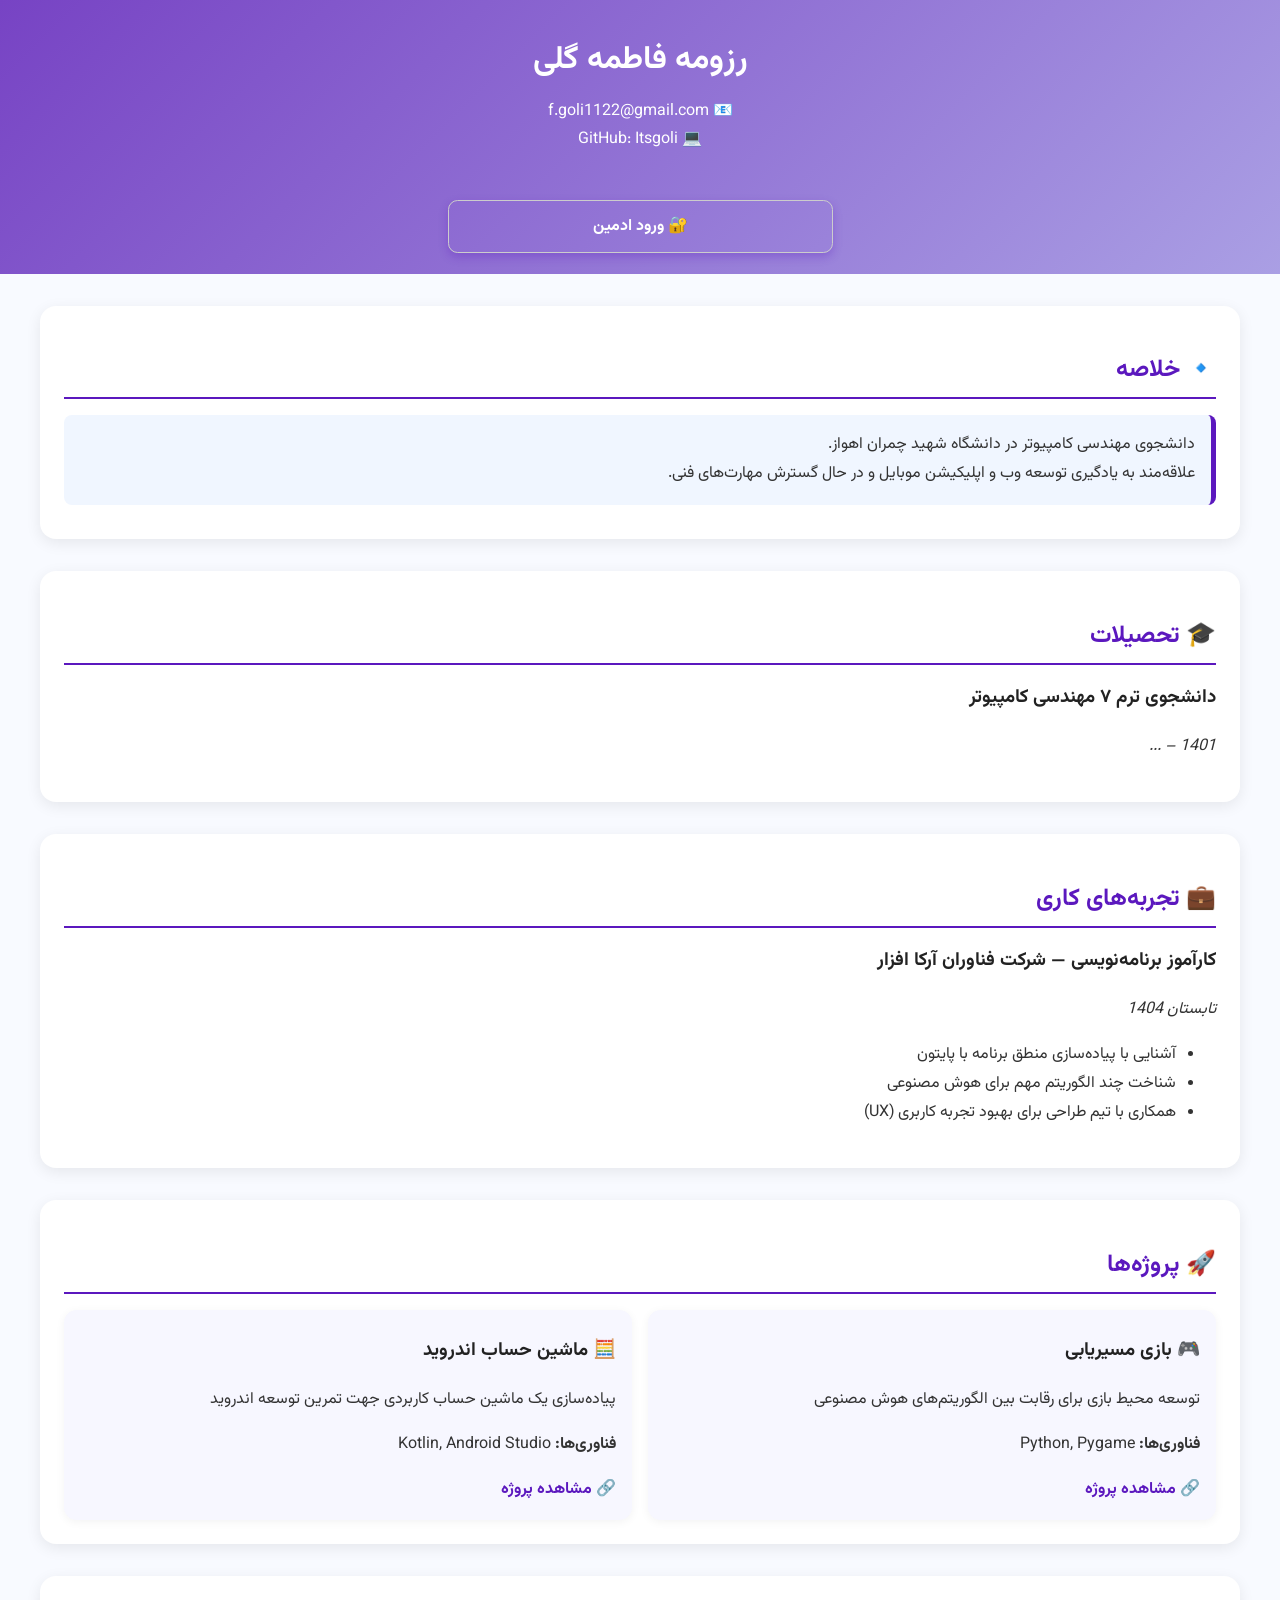
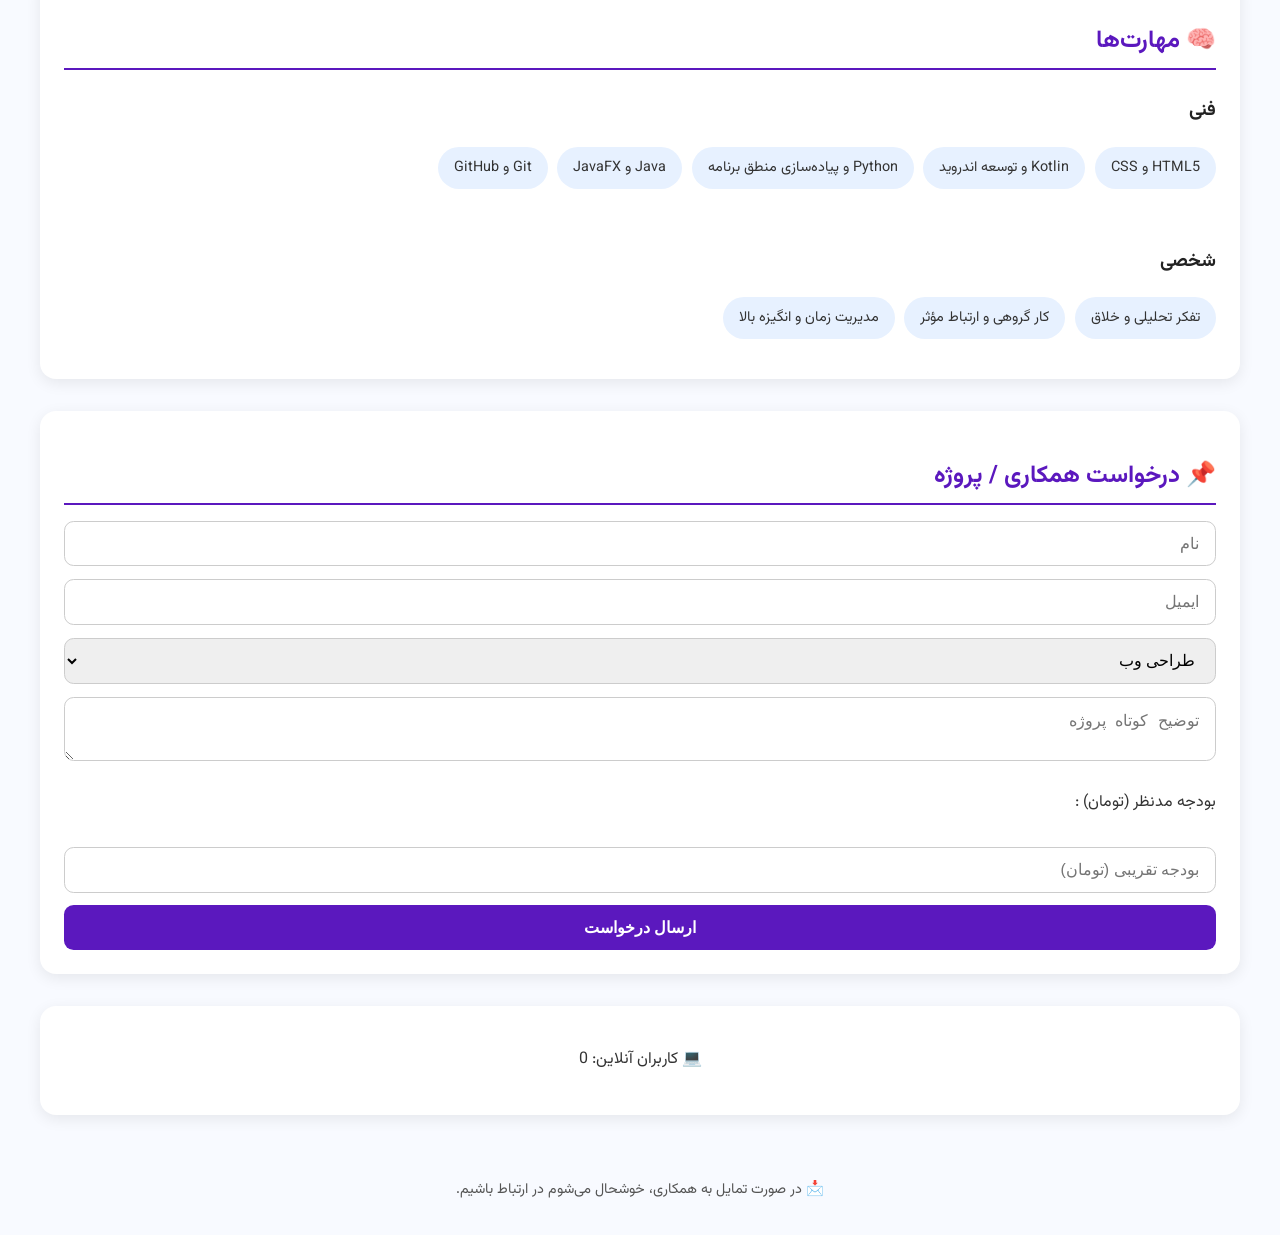
<file: templates/resume.html>
<!doctype html>
<html lang="fa" dir="rtl">
<head>
  <meta charset="utf-8" />
  <meta name="viewport" content="width=device-width,initial-scale=1" />
  <title>رزومه فاطمه گلی</title>
  <link rel="stylesheet" href="/static/style.css">
  <link href="https://fonts.googleapis.com/css2?family=Vazirmatn&display=swap" rel="stylesheet">
</head>

<body>
  <header>
    <div class="header-container">
      <h1> <strong>رزومه فاطمه گلی</strong> </h1>
      <div class="contact-links">
        <a href="mailto:f.goli1122@gmail.com">📧 f.goli1122@gmail.com</a><br>
        <a href="https://github.com/Itsgoli" target="_blank">💻 GitHub: Itsgoli</a>

      </div>
      <br>
      <br>
        <a href="/login" class="btn-loginpage">🔐 ورود ادمین</a>
      
    </div>
  </header>

  <main>
    <section class="intro">
      <h2>🔹 خلاصه</h2>
      <blockquote>
        دانشجوی مهندسی کامپیوتر در دانشگاه شهید چمران اهواز.<br>
        علاقه‌مند به یادگیری توسعه وب و اپلیکیشن موبایل و در حال گسترش مهارت‌های فنی.
      </blockquote>
    </section>

    <section class="education">
      <h2>🎓 تحصیلات</h2>
      <article>
        <h3>دانشجوی ترم ۷ مهندسی کامپیوتر</h3>
        <p><em>1401 – ...</em></p>
      </article>
    </section>

    <section class="experience">
      <h2>💼 تجربه‌های کاری</h2>
      <article>
        <h3>کارآموز برنامه‌نویسی — شرکت فناوران آرکا افزار</h3>
        <p><em>تابستان 1404</em></p>
        <ul>
          <li>آشنایی با پیاده‌سازی منطق برنامه با پایتون</li>
          <li>شناخت چند الگوریتم مهم برای هوش مصنوعی</li>
          <li>همکاری با تیم طراحی برای بهبود تجربه کاربری (UX)</li>
        </ul>
      </article>
    </section>

    <section class="projects">
      <h2>🚀 پروژه‌ها</h2>
      <div class="project-cards">
        <article>
          <h3>🎮 بازی مسیر‌یابی</h3>
          <p>توسعه محیط بازی برای رقابت بین الگوریتم‌های هوش مصنوعی</p>
          <p><strong>فناوری‌ها:</strong> Python, Pygame</p>
          <a href="https://github.com/Itsgoli/AIMazeSolver-game.git" target="_blank">🔗 مشاهده پروژه</a>
        </article>

        <article>
          <h3>🧮 ماشین حساب اندروید</h3>
          <p>پیاده‌سازی یک ماشین حساب کاربردی جهت تمرین توسعه اندروید</p>
          <p><strong>فناوری‌ها:</strong> Kotlin, Android Studio</p>
          <a href="https://github.com/Itsgoli/efficientCalculator.git" target="_blank">🔗 مشاهده پروژه</a>
        </article>
      </div>
    </section>

    <section class="skills">
      <h2>🧠 مهارت‌ها</h2>
      <div class="skills-container">
        <div>
          <h3>فنی</h3>
          <ul class="skills-list">
            <li>HTML5 و CSS</li>
            <li>Kotlin و توسعه اندروید</li>
            <li>Python و پیاده‌سازی منطق برنامه</li>
            <li>Java و JavaFX</li>
            <li>Git و GitHub</li>
          </ul>
        </div>
        <div>
          <h3>شخصی</h3>
          <ul class="skills-list">
            <li>تفکر تحلیلی و خلاق</li>
            <li>کار گروهی و ارتباط مؤثر</li>
            <li>مدیریت زمان و انگیزه بالا</li>
          </ul>
        </div>
      </div>
    </section>

    <section id="project-request" class="request-form">
      <h2>📌 درخواست همکاری / پروژه</h2>
      <form method="post" action="/request">
        <input type="text" name="name" placeholder="نام" required>
        <input type="email" name="email" placeholder="ایمیل" required>
        <select name="project_type">
          <option value="website">طراحی وب</option>
          <option value="android">اپلیکیشن اندروید</option>
          <option value="backend">بک‌اند</option>
        </select>
        <textarea name="description" placeholder="توضیح کوتاه پروژه" required></textarea>
        <p>بودجه مدنظر (تومان) : </p>
        <input type="number" name="budget" placeholder="بودجه تقریبی (تومان)" min="0" step="100000">
        <button type="submit">ارسال درخواست</button>
      </form>
    </section>

    <section class="login-online">
      <p>💻 کاربران آنلاین: <span id="online-count">0</span></p>
    </section>
   
  </main>

  <footer>
    <p>📩 در صورت تمایل به همکاری، خوشحال می‌شوم در ارتباط باشیم.</p>
  </footer>

<script>
  const countEl = document.getElementById("online-count");
  const ws = new WebSocket("ws://127.0.0.1:8000/ws/online");
  ws.onmessage = (event) => countEl.textContent = event.data;
  ws.onopen = () => console.log("WebSocket connected");
  ws.onclose = () => console.log("WebSocket disconnected");
</script>
</body>
</html>
</file>
<file: static/style.css>
body {
  font-family: "Vazirmatn", sans-serif;
  line-height: 1.8;
  margin: 0;
  background: #f8faff;
  color: #333;
}

header {
  background: linear-gradient(135deg, #7743c4, #aa9fe4);
  color: white;
  padding: 2rem 1rem;
  text-align: center;
}

header h1 {
  margin: 0 0 0.5rem 0;
}

header a {
  color: white;
  margin: 0 0.5rem;
  text-decoration: none;
  transition: 0.3s;
}

header a:hover { text-decoration: underline; }

main {
  max-width: 1200px;
  margin: 2rem auto;
  padding: 0 1rem;
}

section {
  background: white;
  border-radius: 1rem;
  box-shadow: 0 4px 15px rgba(0,0,0,0.08);
  padding: 1.5rem;
  margin-bottom: 2rem;
}

h2 {
  color: #5b18be;
  border-bottom: 2px solid #5b18be;
  padding-bottom: 0.3rem;
  margin-bottom: 1rem;
}

h3 { color: #222; margin-top: 0.5rem; }

blockquote {
  margin: 10px 0;
  padding: 1rem;
  background: #f0f6ff;
  border-right: 5px solid #5b18be;
  border-radius: 0.5rem;
}

.skills-container {
  display: flex;
  gap: 2rem;
  flex-wrap: wrap;
}

.skills-list {
  list-style: none;
  padding: 0;
  display: flex;
  flex-wrap: wrap;
  gap: 0.6rem;
}

.skills-list li {
  background: #e7f1ff;
  padding: 0.5rem 1rem;
  border-radius: 25px;
  font-size: 0.9rem;
}

.project-cards {
  display: flex;
  gap: 1rem;
  flex-wrap: wrap;
}

.project-cards article {
  flex: 1 1 300px;
  padding: 1rem;
  background: #f7f7ff;
  border-radius: 0.8rem;
  box-shadow: 0 2px 10px rgba(0,0,0,0.05);
}

.project-cards a {
  color: #5b18be;
  font-weight: bold;
  text-decoration: none;
}

.project-cards a:hover { text-decoration: underline; }

.request-form form {
  display: flex;
  flex-direction: column;
  gap: 0.8rem;
}

.request-form input,
.request-form textarea,
.request-form select,
.request-form button {
  padding: 0.8rem 1rem;
  border-radius: 0.6rem;
  border: 1px solid #ccc;
  font-size: 1rem;
  outline: none;
}

.request-form button {
  background: #5b18be;
  color: white;
  border: none;
  cursor: pointer;
  font-weight: bold;
  transition: 0.3s;
}

.request-form button:hover {
  background: #43128b;
  transform: translateY(-2px);
}

.login-online {
  text-align: center;
  margin-top: 2rem;
}

.btn-loginpage {
  padding: 0.8rem 9rem;
  border-radius: 0.6rem;
  border: 1px solid #ccc;
  font-size: 1rem;
  outline: none;
  font-weight: bold;
  text-decoration: none;
  box-shadow: 0 4px 10px rgba(91, 24, 190, 0.3);
  transition: 0.3s;
}

.btn-loginpage:hover {
  background: #43128b;
  transform: translateY(-2px);
  box-shadow: 0 6px 15px rgba(91, 24, 190, 0.4);
}

footer {
  text-align: center;
  padding: 1rem;
  color: #555;
  font-size: 0.9rem;
}

@media (max-width: 768px) {
  .skills-container, .project-cards {
    flex-direction: column;
  }
}
.login-container {
  max-width: 400px;
  margin: 5rem auto;
  padding: 2rem;
  background: white;
  border-radius: 1rem;
  box-shadow: 0 5px 20px rgba(0,0,0,0.1);
  text-align: center;
}

.login-container h2 {
  color: #5b18be;
  margin-bottom: 1.5rem;
}

.login-container input {
  width: 100%;
  padding: 0.8rem 1rem;
  margin-bottom: 1rem;
  border: 1px solid #ccc;
  border-radius: 0.6rem;
  font-size: 1rem;
  outline: none;
  transition: all 0.3s ease;
}

.login-container input:focus {
  border-color: #5b18be;
  box-shadow: 0 0 5px rgba(91,24,190,0.3);
}

.btn-login {
  width: 100%;
  padding: 0.8rem;
  background: #5b18be;
  color: white;
  font-weight: bold;
  border: none;
  border-radius: 0.6rem;
  cursor: pointer;
  transition: all 0.3s ease;
  box-shadow: 0 4px 10px rgba(91,24,190,0.3);
}

.btn-login:hover {
  background: #43128b;
  transform: translateY(-2px);
  box-shadow: 0 6px 15px rgba(91,24,190,0.4);
}

.login-error {
  color: red;
  margin-top: 1rem;
  font-weight: bold;
}

.actions { display: flex; gap: 8px; margin-top: 8px; } .actions form { margin: 0; }
 .btn {
   background: #8e4caf; color: white; padding: 6px 12px; border-radius: 6px; border: none; cursor: pointer; font-size: 0.85rem; }

   .btn-logout {
    padding: 0.8rem 9rem;
    border-radius: 0.6rem;
    border: 1px solid #ccc;
    font-size: 1rem;
    outline: none;
    font-weight: bold;
    text-decoration: none;
    box-shadow: 0 4px 10px rgba(91, 24, 190, 0.3);
    transition: 0.3s;
  }
  
  .btn-logout:hover {
    background: #7e2ca7;
    color: #e7f1ff;
    transform: translateY(-2px);
    box-shadow: 0 6px 15px rgba(91, 24, 190, 0.4);
  }
</file>
